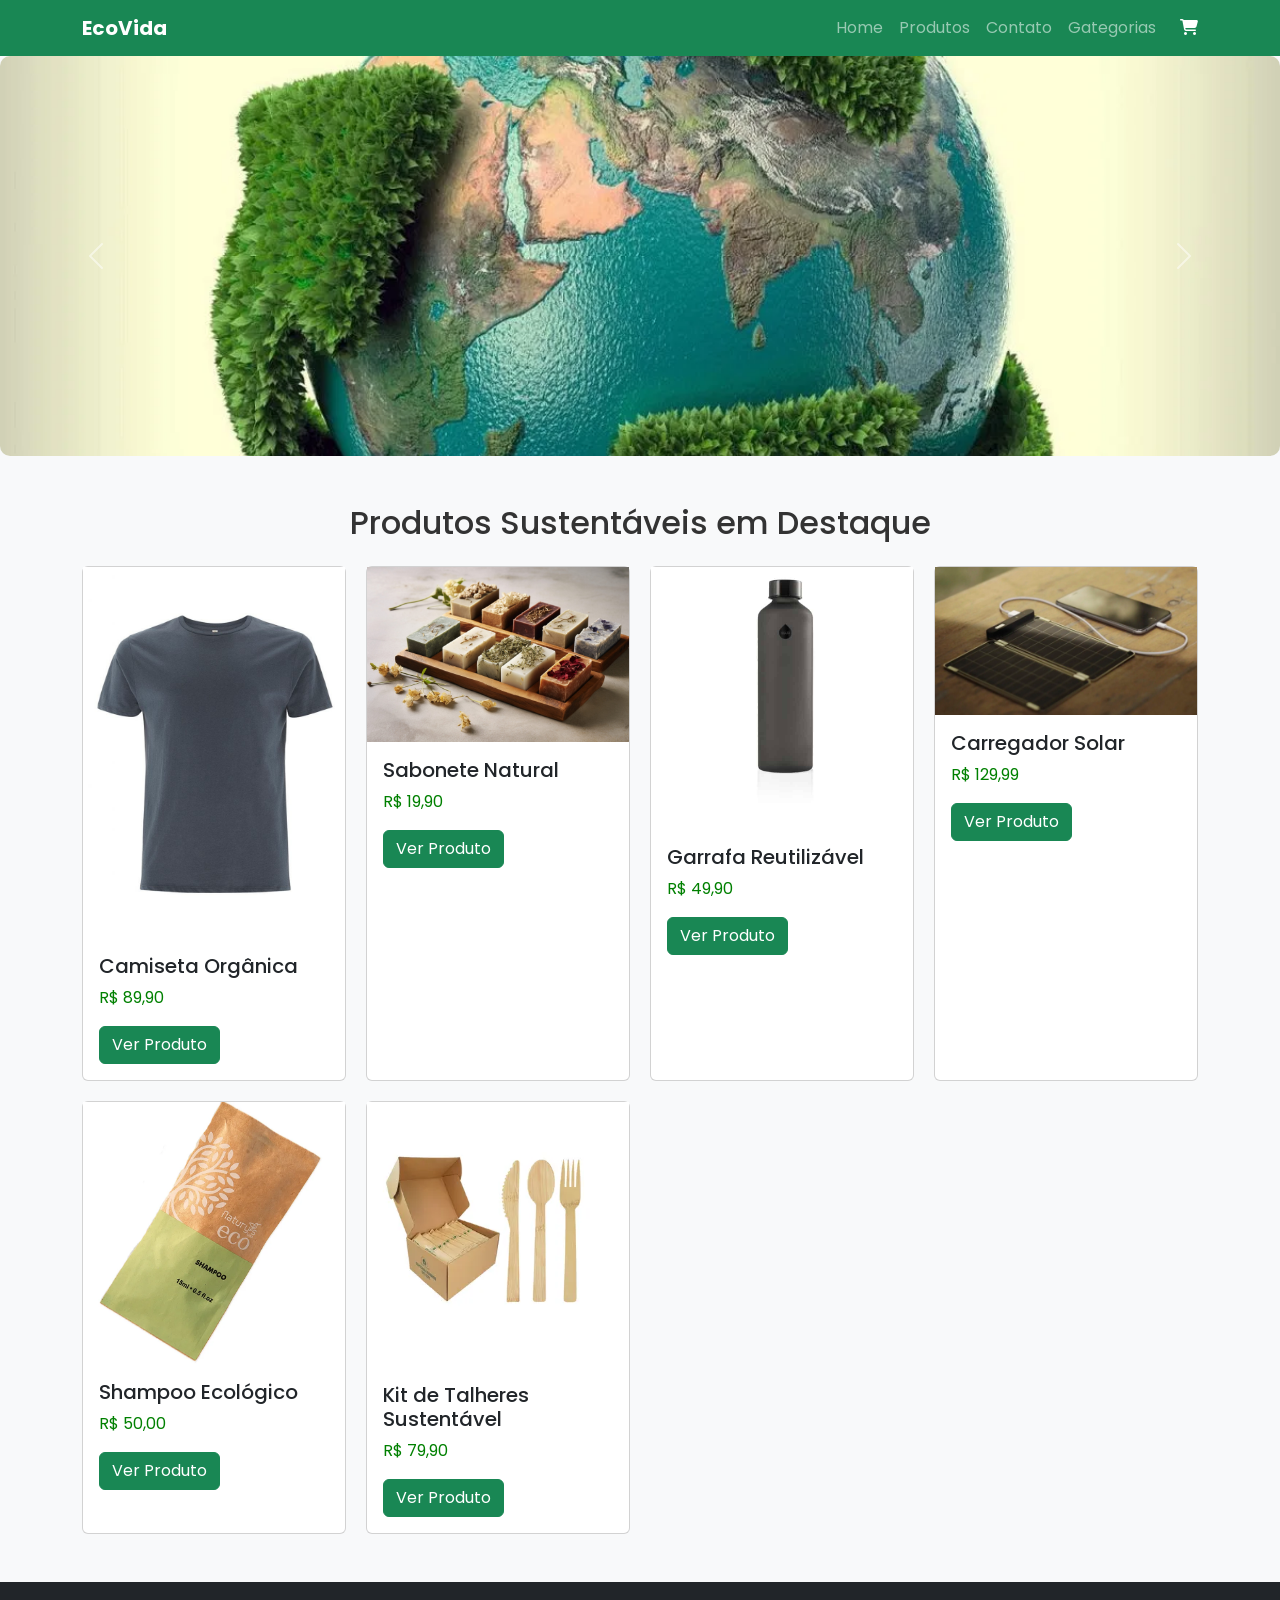
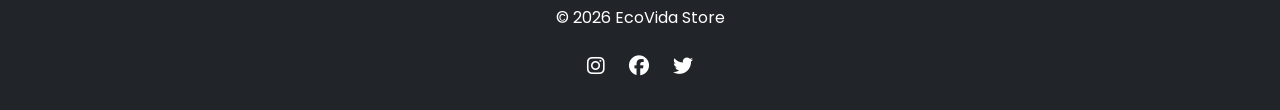
<file: index.html>
<!DOCTYPE html>
<html lang="pt-br">

<head>
    <meta charset="UTF-8">
    <meta name="viewport" content="width=device-width, initial-scale=1.0">
    <title>EcoVida Store</title>

    <!-- Bootstrap -->
    <link href="https://cdn.jsdelivr.net/npm/bootstrap@5.3.2/dist/css/bootstrap.min.css" rel="stylesheet">

    <!-- Font Awesome -->
    <link rel="stylesheet"
        href="https://cdnjs.cloudflare.com/ajax/libs/font-awesome/6.5.0/css/all.min.css">

    <!-- Google Fonts -->
    <link href="https://fonts.googleapis.com/css2?family=Poppins:wght@300;400;600&display=swap" rel="stylesheet">

    <!-- CSS -->
    <link rel="stylesheet" href="css/style.css">
</head>

<body>

<!-- ================= HEADER / NAVBAR ================= -->

<nav class="navbar navbar-expand-lg navbar-dark bg-success">

    <div class="container">

        <a class="navbar-brand" href="#">EcoVida</a>

        <button class="navbar-toggler" data-bs-toggle="collapse" data-bs-target="#menu">
            <span class="navbar-toggler-icon"></span>
        </button>

        <div class="collapse navbar-collapse" id="menu">

            <ul class="navbar-nav ms-auto">

                <li class="nav-item">
                    <a class="nav-link" href="index.html">Home</a>
                </li>

                <li class="nav-item">
                    <a class="nav-link" href="produto.html">Produtos</a>
                </li>

                <li class="nav-item">
                    <a class="nav-link" href="contato.html">Contato</a>
                </li>

                <li class="nav-item">
                    <a class="nav-link" href="categorias.html">Gategorias</a>
                </li>

            </ul>

            <span class="text-white ms-3">
                <i class="fa-solid fa-cart-shopping"></i>
            </span>

        </div>

    </div>

</nav>


<!-- ================= CARROSSEL ================= -->

<div id="banner" class="carousel slide" data-bs-ride="carousel">

    <div class="carousel-inner">

        <div class="carousel-item active">
            <img src="imgs/planeta.webp" class="d-block w-100" alt="Planeta sustentável">
        </div>

        <div class="carousel-item">
            <img src="imgs/frutas.webp" class="d-block w-100" alt="Frutas naturais">
        </div>

        <div class="carousel-item">
            <img src="imgs/green_energy.jpg" class="d-block w-100" alt="Energia verde">
        </div>

    </div>

    <button class="carousel-control-prev" data-bs-target="#banner" data-bs-slide="prev">
        <span class="carousel-control-prev-icon"></span>
    </button>

    <button class="carousel-control-next" data-bs-target="#banner" data-bs-slide="next">
        <span class="carousel-control-next-icon"></span>
    </button>

</div>


<!-- ================= PRODUTOS ================= -->

<section class="container my-5">

    <h2 class="text-center mb-4">Produtos Sustentáveis em Destaque</h2>

    <div class="produtos-grid">

        <!-- Produto 1 -->
        <div class="card">

            <img src="imgs/camiseta.jpg" alt="Camiseta Orgânica">

            <div class="card-body">

                <h5>Camiseta Orgânica</h5>
                <p class="verde">R$ 89,90</p>

                <a href="produto.html" class="btn btn-success">
                    Ver Produto
                </a>

            </div>

        </div>


        <!-- Produto 2 -->
        <div class="card">

            <img src="imgs/sabonete.jpg" alt="Sabonete Natural">

            <div class="card-body">

                <h5>Sabonete Natural</h5>
                <p class="verde">R$ 19,90</p>

                <a href="produto.html" class="btn btn-success">
                    Ver Produto
                </a>

            </div>

        </div>


        <!-- Produto 3 -->
        <div class="card">

            <img src="imgs/garrafa.jpg" alt="Garrafa Reutilizável">

            <div class="card-body">

                <h5>Garrafa Reutilizável</h5>
                <p class="verde">R$ 49,90</p>

                <a href="produto.html" class="btn btn-success">
                    Ver Produto
                </a>

            </div>

        </div>


        <!-- Produto 4 -->
        <div class="card">

            <img src="imgs/garregador_solar.webp" alt="Carregador Solar">

            <div class="card-body">

                <h5>Carregador Solar</h5>
                <p class="verde">R$ 129,99</p>

                <a href="produto.html" class="btn btn-success">
                    Ver Produto
                </a>

            </div>

        </div>

        <div class="card">

            <img src="imgs/shampoo.webp" alt="Shampoo Ecológico">

            <div class="card-body">

                <h5>Shampoo Ecológico</h5>
                <p class="verde">R$ 50,00</p>

                <a href="produto.html" class="btn btn-success">
                    Ver Produto
                </a>

            </div>

        </div>

        <div class="card">

            <img src="imgs/kit_talheres.webp" alt="Kit de Talheres Sustentável">

            <div class="card-body">

                <h5>Kit de Talheres Sustentável</h5>
                <p class="verde">R$ 79,90</p>

                <a href="produto.html" class="btn btn-success">
                    Ver Produto
                </a>

            </div>

        </div>

    </div>

</section>


<!-- ================= FOOTER ================= -->

<footer class="bg-dark text-white text-center p-4">

    <p>© 2026 EcoVida Store</p>

    <div>
        <i class="fa-brands fa-instagram"></i>
        <i class="fa-brands fa-facebook"></i>
        <i class="fa-brands fa-twitter"></i>
    </div>

</footer>


<!-- ================= JS BOOTSTRAP ================= -->

<script src="https://cdn.jsdelivr.net/npm/bootstrap@5.3.2/dist/js/bootstrap.bundle.min.js"></script>

</body>
</html>
</file>
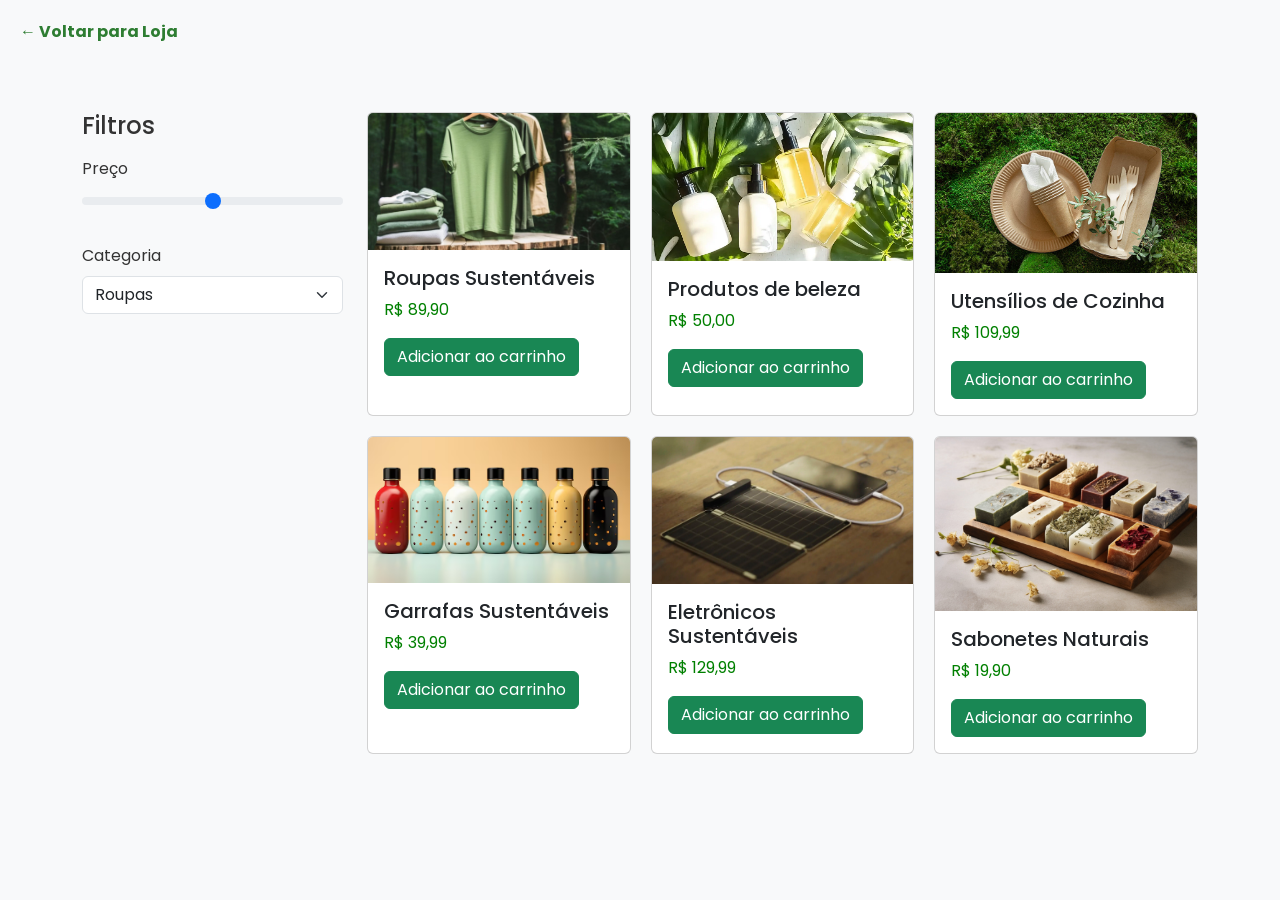
<file: categorias.html>
<!DOCTYPE html>
<html lang="pt-br">

<head>
    <meta charset="UTF-8">
    <meta name="viewport" content="width=device-width, initial-scale=1.0">
    <title>Produtos - EcoVida</title>

    <!-- Bootstrap -->
    <link href="https://cdn.jsdelivr.net/npm/bootstrap@5.3.2/dist/css/bootstrap.min.css" rel="stylesheet">
    <link href="https://fonts.googleapis.com/css2?family=Poppins:wght@300;400;600&display=swap" rel="stylesheet">

    <!-- CSS -->
    <link rel="stylesheet" href="css/style.css">
</head>

<body>

    <a href="index.html" class="voltar">← Voltar para Loja</a>

    <!-- ================= CONTEÚDO ================= -->

    <div class="container my-5">

        <div class="row">

            <!-- ================= FILTROS ================= -->

            <aside class="col-md-3">

                <h4 class="mb-3">Filtros</h4>

                <!-- Filtro de preço -->
                <div class="mb-4">

                    <label class="form-label">Preço</label>

                    <input type="range" class="form-range">

                </div>

                <!-- Filtro de categoria -->
                <div class="mb-4">

                    <label class="form-label">Categoria</label>

                    <select class="form-select">

                        <option value="roupas">Roupas</option>
                        <option value="beleza">Beleza</option>
                        <option value="casa">Casa</option>
                        <option value="eletrônicos">Eletrônicos</option>
                        <option value="garrafas">Garrafas</option>
                        <option value="sabonete">Sabonetes</option>

                    </select>

                </div>

            </aside>


            <!-- ================= PRODUTOS ================= -->

            <section class="col-md-9">

                <div class="produtos-grid">

                    <!-- Produto 1 -->
                    <div class="card">

                        <img src="imgs/roupa_sustentavel.jpg" class="card-img-top" alt="Produto">

                        <div class="card-body">

                            <h5 class="card-title">Roupas Sustentáveis</h5>

                            <p class="verde">R$ 89,90</p>

                            <button class="btn btn-success">
                                Adicionar ao carrinho
                            </button>

                        </div>

                    </div>

                    <!-- Produto 2 -->
                    <div class="card">

                        <img src="imgs/beleza.webp" class="card-img-top" alt="Produto">

                        <div class="card-body">

                            <h5 class="card-title">Produtos de beleza</h5>

                            <p class="verde">R$ 50,00</p>

                            <button class="btn btn-success">
                                Adicionar ao carrinho
                            </button>

                        </div>

                    </div>

                    <!-- Produto 3 -->
                    <div class="card">

                        <img src="imgs/produtos_casa.jpg" class="card-img-top" alt="Produto">

                        <div class="card-body">

                            <h5 class="card-title">Utensílios de Cozinha</h5>

                            <p class="verde">R$ 109,99</p>

                            <button class="btn btn-success">
                                Adicionar ao carrinho
                            </button>

                        </div>

                    </div>

                    <div class="card">

                        <img src="imgs/garrafas_sustentaveis.avif" class="card-img-top" alt="Produto">

                        <div class="card-body">

                            <h5 class="card-title">Garrafas Sustentáveis</h5>

                            <p class="verde">R$ 39,99</p>

                            <button class="btn btn-success">
                                Adicionar ao carrinho
                            </button>

                        </div>

                    </div>

                    <div class="card">

                        <img src="imgs/garregador_solar.webp" class="card-img-top" alt="Produto">

                        <div class="card-body">

                            <h5 class="card-title">Eletrônicos Sustentáveis</h5>

                            <p class="verde">R$ 129,99</p>

                            <button class="btn btn-success">
                                Adicionar ao carrinho
                            </button>

                        </div>

                    </div>

                    <div class="card">

                        <img src="imgs/sabonete.jpg" class="card-img-top" alt="Produto">

                        <div class="card-body">

                            <h5 class="card-title">Sabonetes Naturais</h5>

                            <p class="verde">R$ 19,90</p>

                            <button class="btn btn-success">
                                Adicionar ao carrinho
                            </button>

                        </div>

                    </div>

                </div>

            </section>

        </div>

    </div>

<!-- Bootstrap JS -->

<script src="https://cdn.jsdelivr.net/npm/bootstrap@5.3.2/dist/js/bootstrap.bundle.min.js"></script>

</body>
</html>
</file>
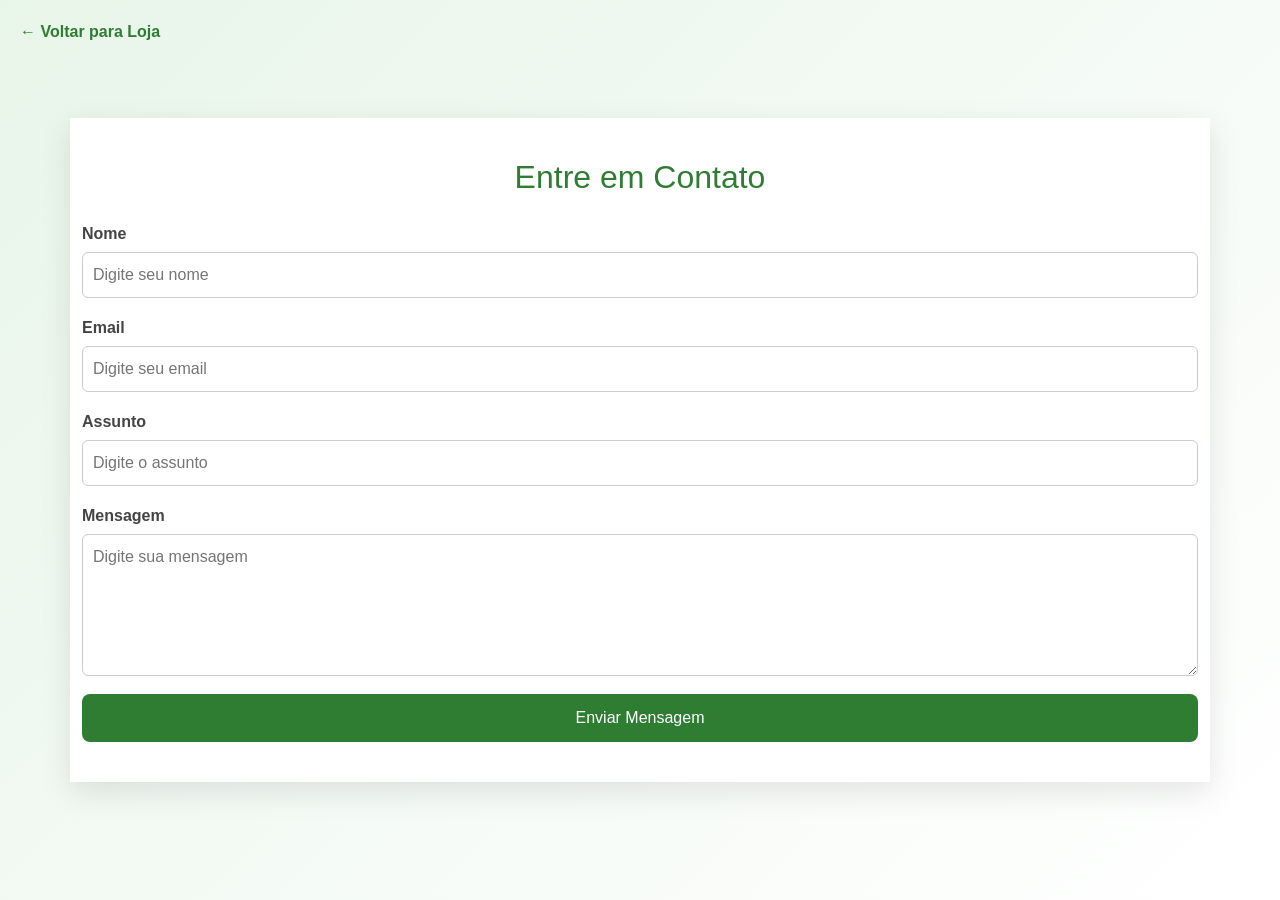
<file: contato.html>
<!DOCTYPE html>
<html lang="pt-br">
<head>
    <meta charset="UTF-8">
    <meta name="viewport" content="width=device-width, initial-scale=1.0">
    <title>Contato</title>

    <link rel="stylesheet" href="css/contato.css">
    <link href="https://cdn.jsdelivr.net/npm/bootstrap@5.3.2/dist/css/bootstrap.min.css" rel="stylesheet">

</head>

<body>

<a href="index.html" class="voltar">← Voltar para Loja</a>

<div class="container">

    <h2 class="titulo">
        Entre em Contato
    </h2>

    <form class="formulário">

        <div class="campo">
            <label for="nome">Nome</label>
            <input type="text" id="nome" name="nome" placeholder="Digite seu nome" required>
        </div>

        <div class="campo">
            <label for="email">Email</label>
            <input type="email" id="email" name="email" placeholder="Digite seu email">
        </div>

        <div class="campo">
            <label for="assunto">Assunto</label>
            <input type="text" id="assunto" name="assunto" placeholder="Digite o assunto">
        </div>

        <div class="campo">
            <label for="mensagem">Mensagem</label>
            <textarea id="mensagem" name="mensagem" rows="5" placeholder="Digite sua mensagem"></textarea>
        </div>

        <button type="submit" class="botao">
            Enviar Mensagem
        </button>

    </form>

</div>

</body>
</html>
</file>
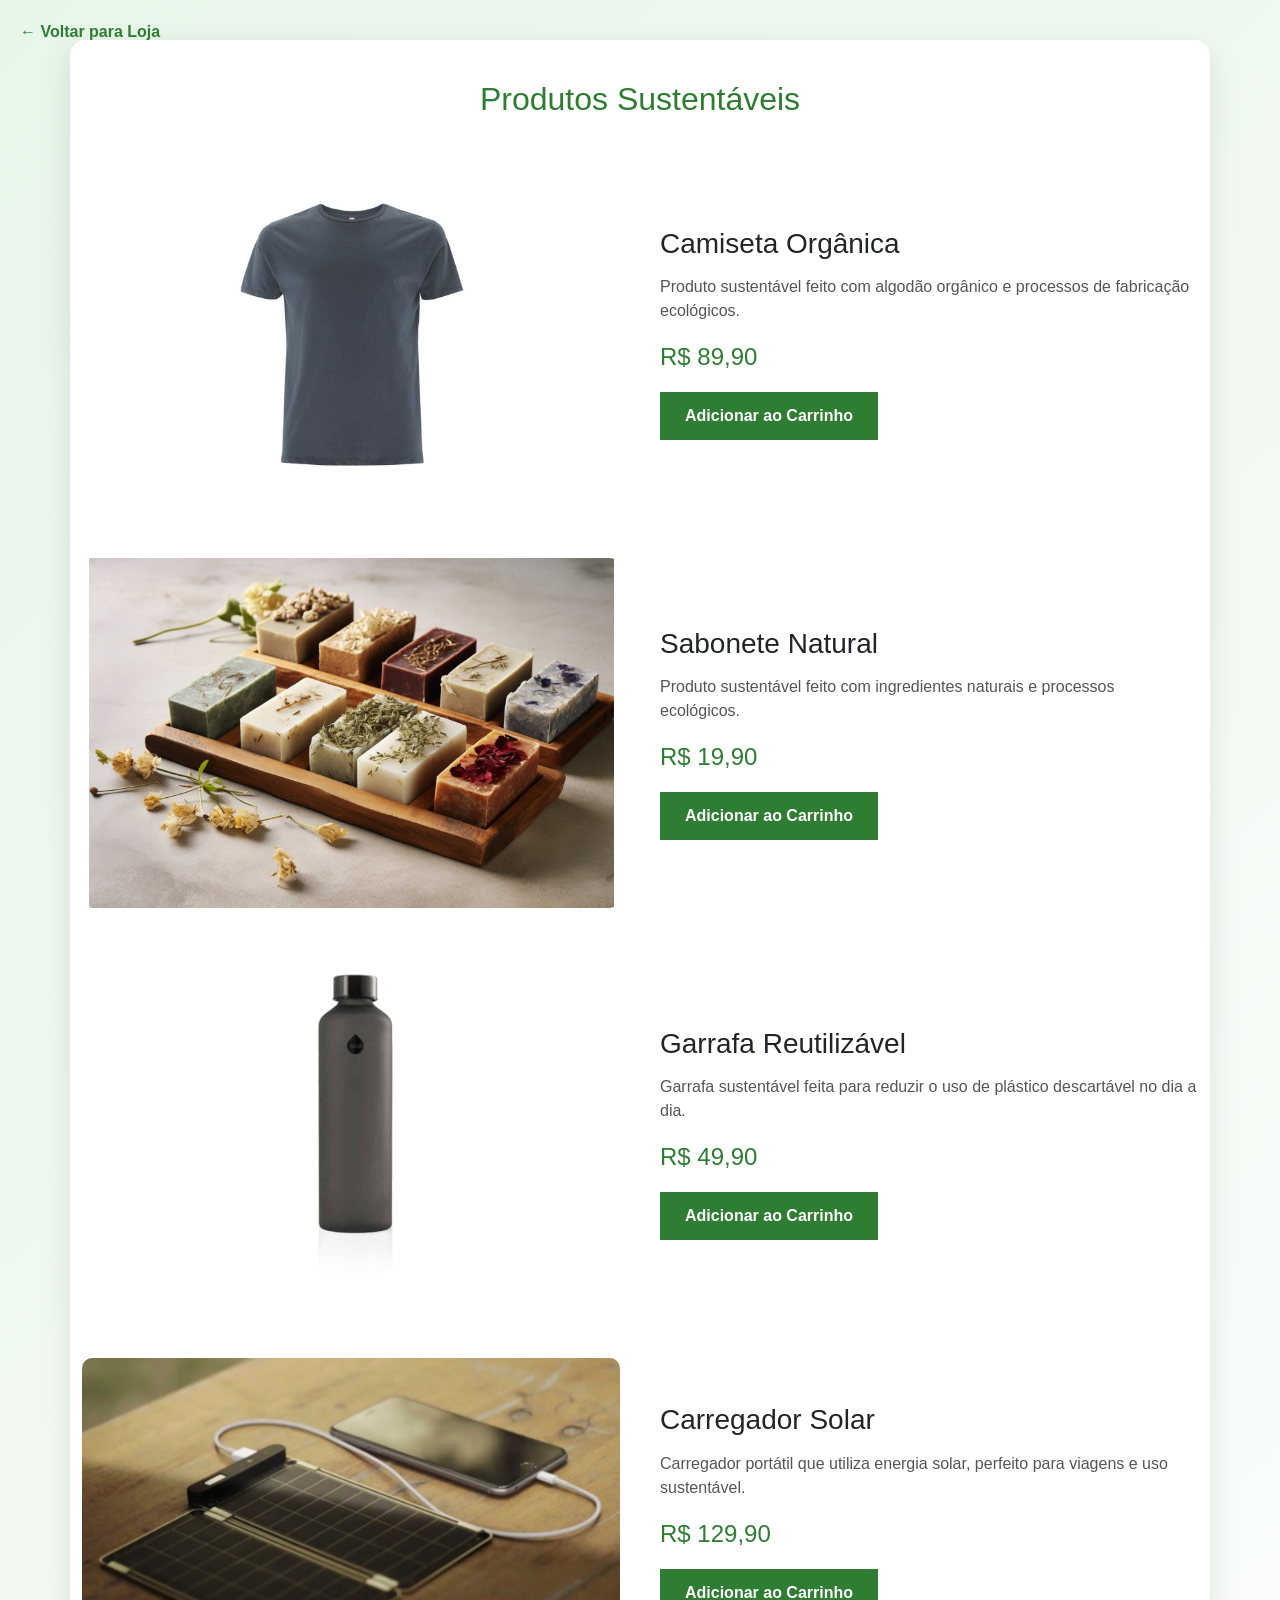
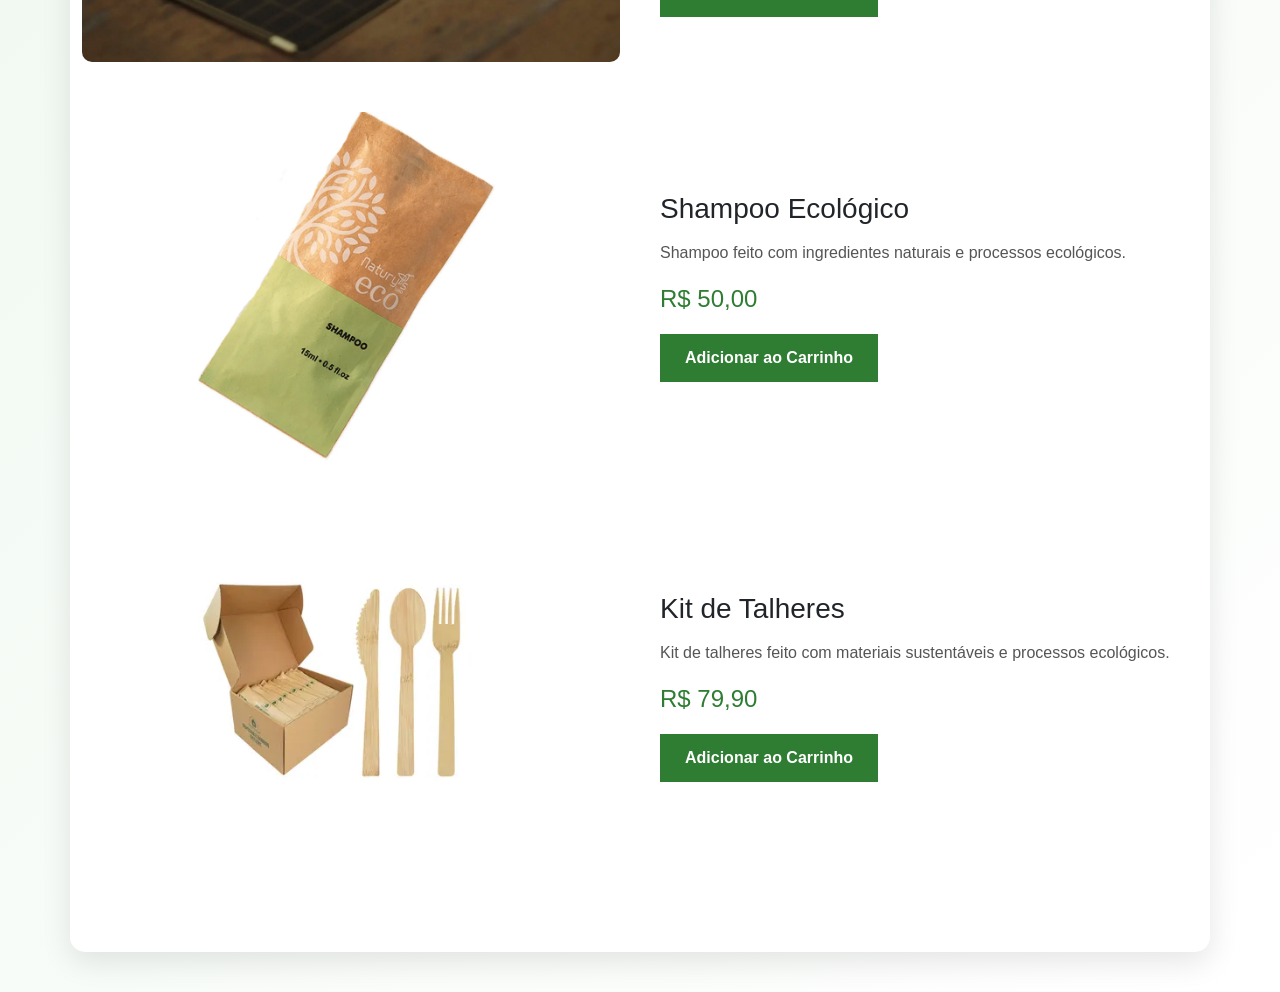
<file: produto.html>
<!DOCTYPE html>
<html lang="pt-br">

<head>

    <meta charset="UTF-8">
    <meta name="viewport" content="width=device-width, initial-scale=1.0">

    <title>Produtos Sustentáveis</title>

    <link rel="stylesheet" href="css/style2.css">
    <link href="https://cdn.jsdelivr.net/npm/bootstrap@5.3.2/dist/css/bootstrap.min.css" rel="stylesheet">

</head>

<body>

    <a class="voltar" href="index.html">← Voltar para Loja</a>

    <div class="container">

        <h1 class="titulo">Produtos Sustentáveis</h1>

        <!-- PRODUTO 1 -->
        <div class="produto">

            <div class="produto-img">
                <img src="imgs/camiseta.jpg" alt="Camiseta Orgânica">
            </div>

            <div class="produto-info">

                <h2>Camiseta Orgânica</h2>

                <p>
                Produto sustentável feito com algodão orgânico
                e processos de fabricação ecológicos.
                </p>

                <h3 class="preco">R$ 89,90</h3>

                <button>Adicionar ao Carrinho</button>
            </div>


        </div>

        <!-- PRODUTO 2 -->
        <div class="produto">

            <div class="produto-img">
            <img src="imgs/sabonete.jpg" alt="Sabonete Natural">
            </div>

            <div class="produto-info">

                <h2>Sabonete Natural</h2>

                <p>
                Produto sustentável feito com ingredientes naturais
                e processos ecológicos.
                </p>

                <h3 class="preco">R$ 19,90</h3>

                <button>Adicionar ao Carrinho</button>

            </div>

        </div>

        <!-- PRODUTO 3 -->
        <div class="produto">

            <div class="produto-img">
                <img src="imgs/garrafa.jpg" alt="Garrafa Reutilizável">
            </div>

            <div class="produto-info">

                <h2>Garrafa Reutilizável</h2>

                <p>
                Garrafa sustentável feita para reduzir o uso
                de plástico descartável no dia a dia.
                </p>

                <h3 class="preco">R$ 49,90</h3>

                <button>Adicionar ao Carrinho</button>

            </div>

        </div>

        <!-- PRODUTO 4 -->
        <div class="produto">

            <div class="produto-img">
                <img src="imgs/garregador_solar.webp" alt="Carregador Solar">
            </div>

            <div class="produto-info">

                <h2>Carregador Solar</h2>

                <p>
                Carregador portátil que utiliza energia solar,
                perfeito para viagens e uso sustentável.
                </p>

                <h3 class="preco">R$ 129,90</h3>

                <button>Adicionar ao Carrinho</button>

            </div>

        </div>

        <div class="produto">

            <div class="produto-img">
                <img src="imgs/shampoo.webp" alt="Shampoo Ecológico">
            </div>

            <div class="produto-info">

                <h2>Shampoo Ecológico</h2>

                <p>
                Shampoo feito com ingredientes naturais e processos ecológicos.
                </p>

                <h3 class="preco">R$ 50,00</h3>

                <button>Adicionar ao Carrinho</button>

            </div>

        </div>

        <div class="produto">

            <div class="produto-img">
                <img src="imgs/kit_talheres.webp" alt="Kit de Talheres">
            </div>

            <div class="produto-info">

                <h2>Kit de Talheres</h2>

                <p>
                Kit de talheres feito com materiais sustentáveis e processos ecológicos.
                </p>

                <h3 class="preco">R$ 79,90</h3>

                <button>Adicionar ao Carrinho</button>

            </div>

        </div>

    </div>

</body>
</html>
</file>
<file: css/style.css>
body{
    font-family:'Poppins', sans-serif;
    background-color:#f8f9fa;
    color:#333;
    margin:0;
    padding:0;
}

a{
    text-decoration:none;
    color:#2e7d32;
    font-weight:bold;
    transition:0.3s;
}

a:hover{
    color:#1b5e20;
}

/* GRID PRODUTOS */

.produtos-grid{
    display:grid;
    grid-template-columns:repeat(auto-fit,minmax(250px,1fr));
    gap:20px;
}

/* CARD */

.card{
    transition:transform 0.3s ease, box-shadow 0.3s ease;
}

.card:hover{
    transform:scale(1.05);
    box-shadow:0 10px 20px rgba(0,0,0,0.2);
}

/* CARROSSEL */

.carousel img{
    height:400px;
    object-fit:cover;
    border-radius:10px;
}

/* FOOTER */

footer i{
    margin:10px;
    font-size:20px;
    cursor:pointer;
    transition:0.3s;
}

footer i:hover{
    color:#024059;
}

.voltar {
    display: inline-block;
    margin: 20px;
}

.verde {
    color: green;
}
</file>
<file: css/contato.css>
/* Reset básico */
*{
    margin:0;
    padding:0;
    box-sizing:border-box;
    font-family: Arial, Helvetica, sans-serif;
}

/* Fundo da página */
body{
    background: linear-gradient(135deg,#e8f5e9,#ffffff);
    min-height:100vh;
    display:flex;
    justify-content:center;
    align-items:center;
}

/* Container principal */
.container{
    background:white;
    padding:40px;
    max-width:400px;
    width:100%
    border-radius:12px;
    box-shadow:0 10px 30px rgba(0,0,0,0.1);
}

/* Título */
.titulo{
    text-align:center;
    margin-bottom:25px;
    color:#2e7d32;
}

/* Campos */
.campo{
    margin-bottom:18px;
    display:flex;
    flex-direction:column;
}

/* Labels */
label{
    margin-bottom:6px;
    font-weight:bold;
    color:#444;
}

/* Inputs e textarea */
input,
textarea{
    padding:10px;
    border:1px solid #ccc;
    border-radius:6px;
    font-size:14px;
    transition:0.3s;
}

/* Efeito foco */
input:focus,
textarea:focus{
    border-color:#2e7d32;
    outline:none;
    box-shadow:0 0 5px rgba(46,125,50,0.3);
}

/* Botão */
.botao{
    width:100%;
    padding:12px;
    border:none;
    border-radius:8px;
    background:#2e7d32;
    color:white;
    font-size:16px;
    cursor:pointer;
    transition:0.3s;
}

.botao:hover{
    background:#1b5e20;
    transform:scale(1.03);
}

/* Link voltar */
.voltar{
    position:absolute;
    top:20px;
    left:20px;
    text-decoration:none;
    font-weight:bold;
    color:#2e7d32;
}

.voltar:hover{
    color:#1b5e20;
}

@media(max-width:500px){

    .container{
    width:90%;
    padding:25px;
    }

}
</file>
<file: css/style2.css>
/* RESET */

*{
    margin:0;
    padding:0;
    box-sizing:border-box;
    font-family:Arial, Helvetica, sans-serif;
}

/* BODY */

body{

    background:linear-gradient(135deg,#e8f5e9,#ffffff);
    min-height:100vh;
    padding:40px;

}

/* LINK VOLTAR */

.voltar{

    position:absolute;
    top:20px;
    left:20px;
    text-decoration:none;
    color:#2e7d32;
    font-weight:bold;
    transition:0.3s;

}

.voltar:hover{

    color:#1b5e20;

}

/* CONTAINER */

.container{

    max-width:1000px;
    margin:auto;
    background:white;
    padding:40px;
    border-radius:15px;
    box-shadow:0 10px 30px rgba(0,0,0,0.1);

}

/* TITULO */

.titulo{

    text-align:center;
    margin-bottom:40px;
    font-size:32px;
    color:#2e7d32;

}

/* PRODUTO */

.produto{

    display:flex;
    align-items:center;
    gap:40px;
    margin-bottom:50px;
    flex-wrap:wrap;

}

/* IMAGEM */

.produto-img{

    flex:1;

}

.produto-img img{

    width:100%;
    max-height:350px;
    object-fit:contain;
    border-radius:10px;
    transition:transform 0.3s ease, box-shadow 0.3s ease;

}

.produto-img img:hover{

    transform:scale(1.05);
    box-shadow:0 15px 30px rgba(0,0,0,0.2);

}

/* INFO PRODUTO */

.produto-info{

    flex:1;

}

.produto-info h2{

    font-size:28px;
    margin-bottom:15px;

}

.produto-info p{

    margin-bottom:20px;
    color:#555;
    line-height:1.5;

}

/* PREÇO */

.preco{

    color:#2e7d32;
    font-size:24px;
    margin-bottom:20px;

}

/* BOTÃO */

button{

    padding:12px 25px;
    border:none;
    border-radius:8px;
    background:#2e7d32;
    color:white;
    font-size:16px;
    font-weight:bold;
    cursor:pointer;
    transition:all 0.3s ease;

}

button:hover{

    transform:scale(1.08);
    background:#1b5e20;

}

/* RESPONSIVO */

@media(max-width:768px){

.produto{

    flex-direction:column;
    text-align:center;

}

.voltar{

    position:static;
    display:block;
    margin-bottom:20px;

}

}
</file>
